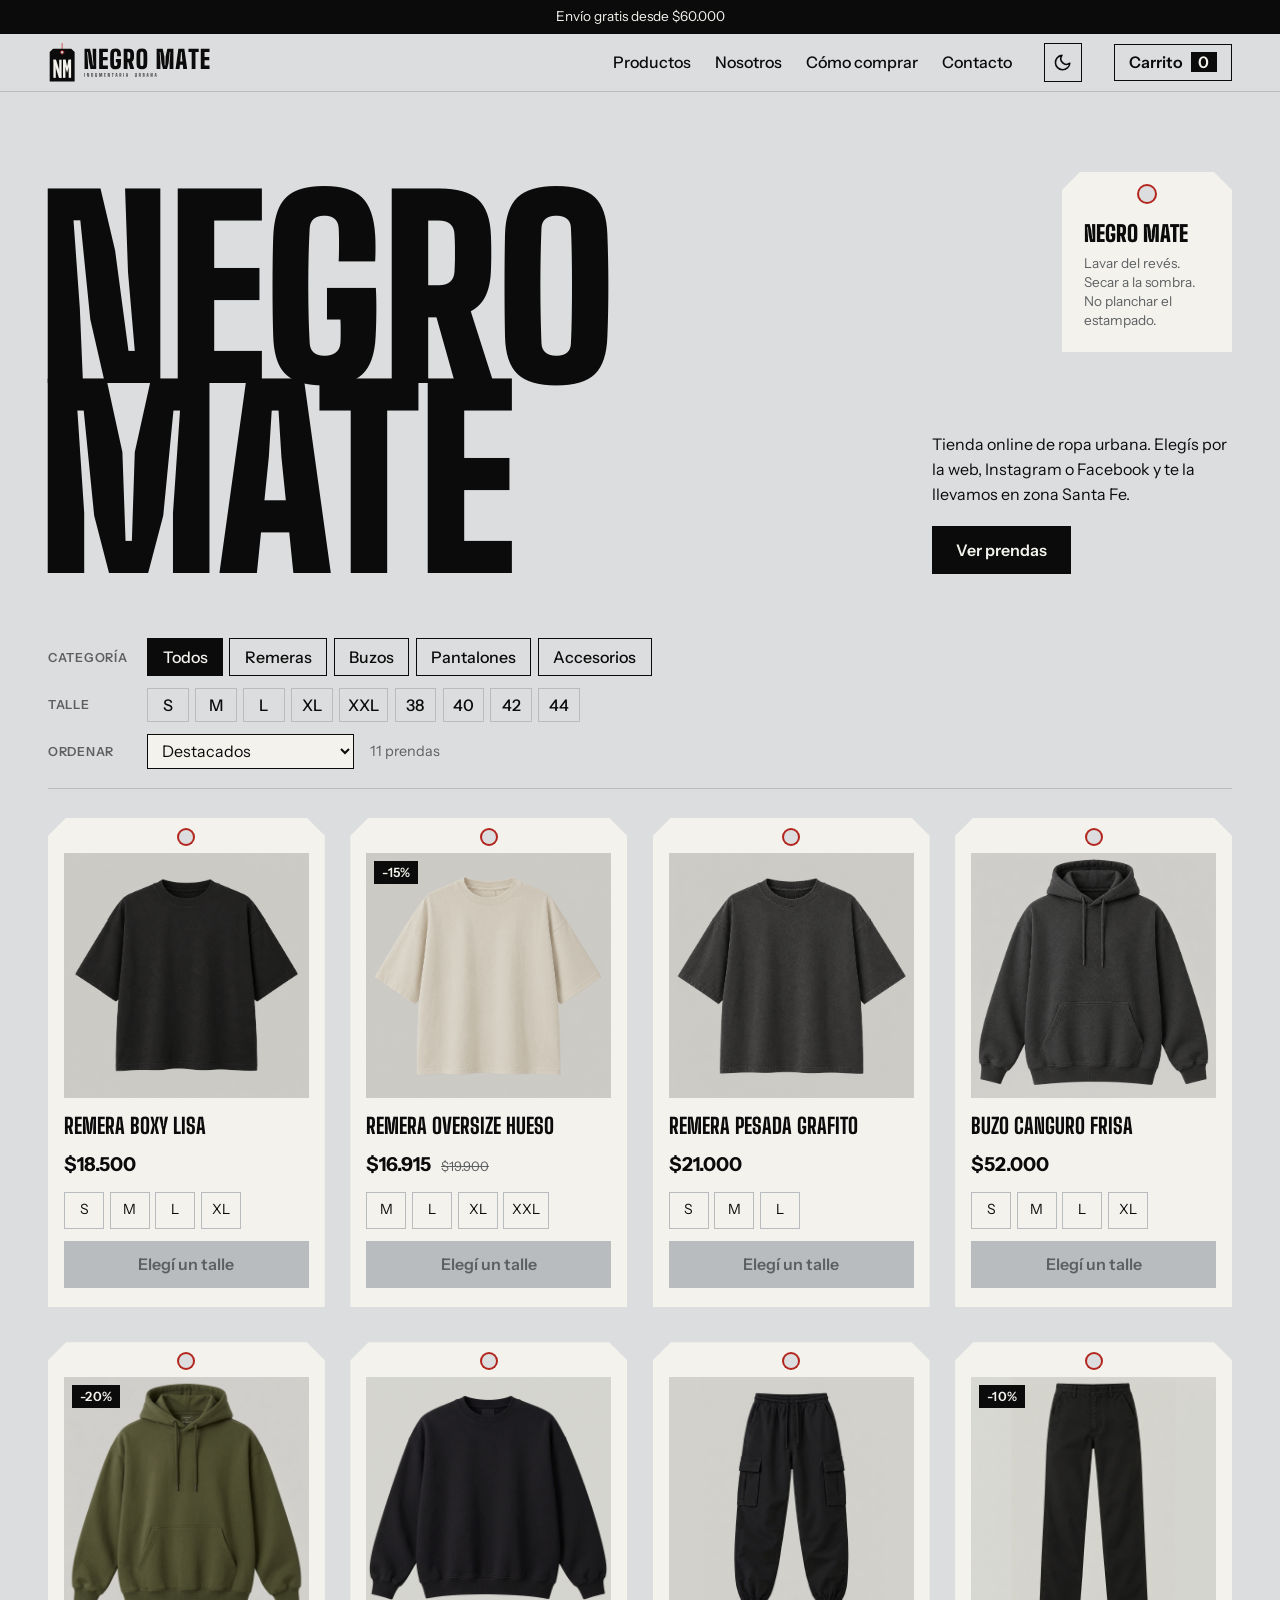
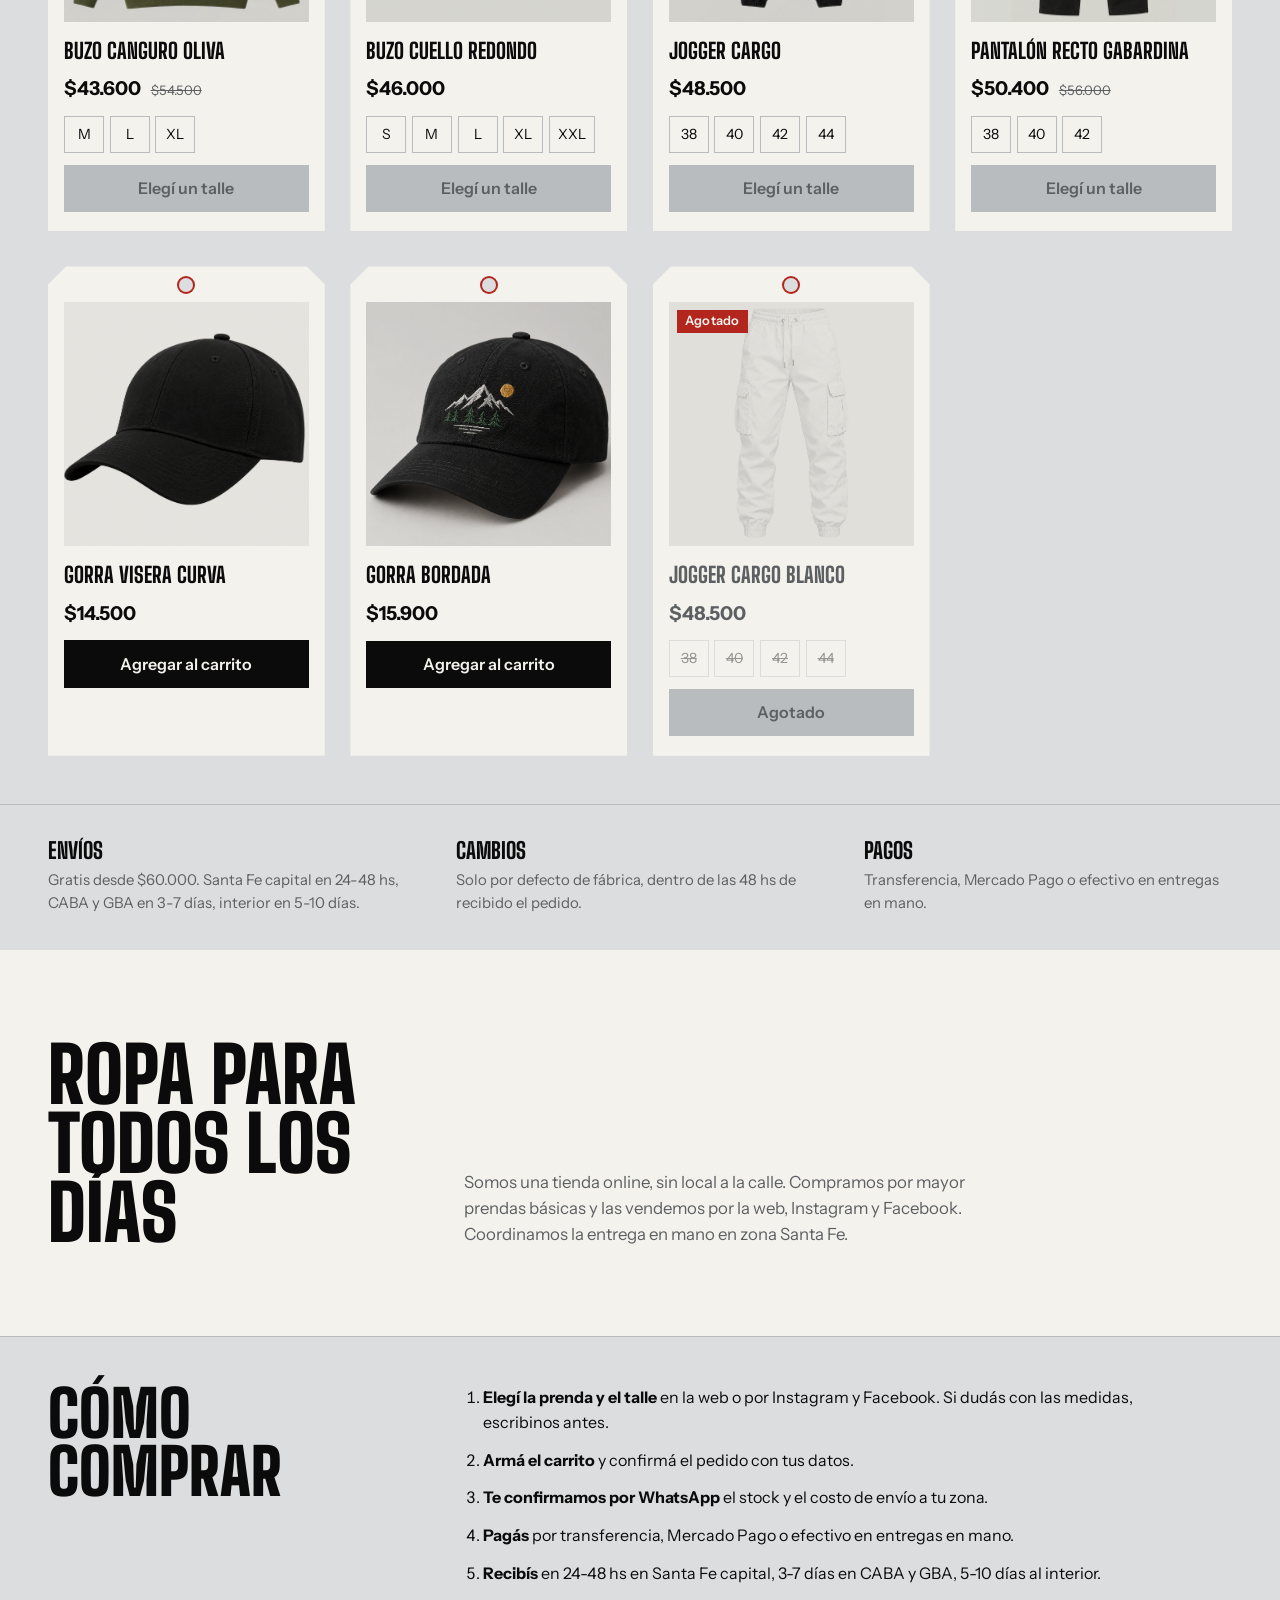
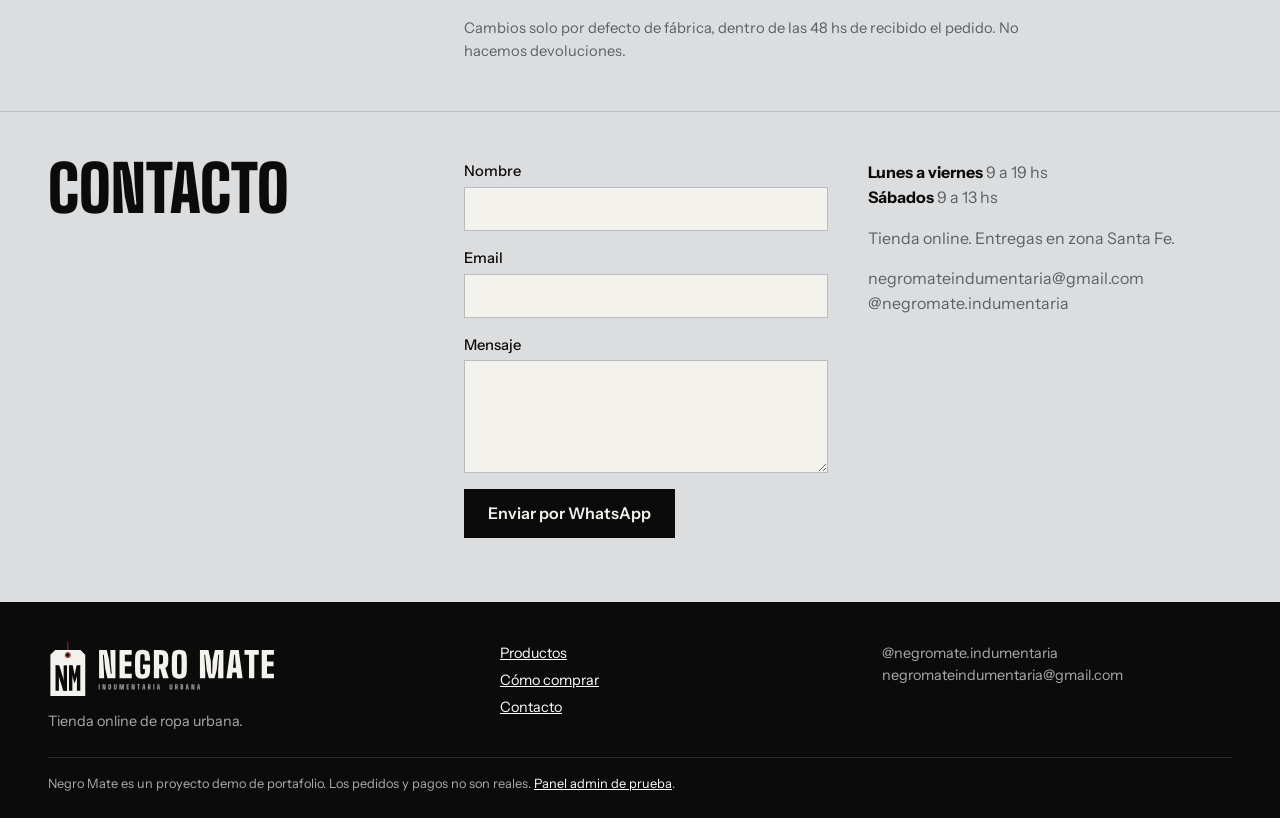
<file: index.html>
<!DOCTYPE html>
<html lang="es">
<head>
<meta charset="UTF-8">
<meta name="viewport" content="width=device-width, initial-scale=1">
<title>Negro Mate – Indumentaria urbana</title>
<meta name="description" content="Demo de tienda de ropa. Catálogo, filtros por talle, carrito y checkout.">
<link rel="preconnect" href="https://fonts.googleapis.com">
<link rel="preconnect" href="https://fonts.gstatic.com" crossorigin>
<link href="https://fonts.googleapis.com/css2?family=Big+Shoulders+Display:wght@800;900&family=Instrument+Sans:wght@400;500;600&display=swap" rel="stylesheet">
<link rel="icon" type="image/svg+xml" href="img/logo-icono.svg">
<link rel="icon" type="image/png" href="img/logoicono.png">
<script>
// aplico el tema antes de pintar para que no parpadee
(function () {
  var t = null;
  try { t = JSON.parse(localStorage.getItem('nm_theme')); } catch (e) {}
  if (!t) t = window.matchMedia('(prefers-color-scheme: dark)').matches ? 'dark' : 'light';
  document.documentElement.dataset.theme = t;
})();
</script>
<link rel="stylesheet" href="style1.css">
</head>
<body>
<svg width="0" height="0" style="position:absolute" aria-hidden="true">
  <symbol id="tee" viewBox="0 0 100 100"><path fill="currentColor" d="M32 14 18 22 8 40l14 6 6-8v50h44V38l6 8 14-6-10-18-14-8Q50 28 32 14Z"/></symbol>
  <symbol id="hoodie" viewBox="0 0 100 100"><path fill="currentColor" d="M30 14Q50 4 70 14l20 16-6 28-12-4v38H28V54l-12 4-6-28Z"/><path d="M38 14Q50 36 62 14M36 66h28v14H36z" fill="none" stroke="rgba(255,255,255,.2)" stroke-width="1.5"/></symbol>
  <symbol id="pants" viewBox="0 0 100 100"><path fill="currentColor" d="M30 8h40l5 84H54L50 38l-4 54H25Z"/></symbol>
  <symbol id="cap" viewBox="0 0 100 100"><path fill="currentColor" d="M16 66Q16 30 52 30q32 0 32 36Zm68-4q14 2 14 10H80Z"/></symbol>
</svg>

<div class="ship">Envío gratis desde $60.000</div>

<header class="top">
  <a class="brand" href="#inicio" aria-label="Negro Mate, inicio">
    <img class="lg-l" src="img/logo-negromate.svg" alt="" height="40">
    <img class="lg-d" src="img/logo-negromate-claro.svg" alt="" height="40">
    <img class="tg-l" src="img/logo-tag.svg" alt="" height="40">
    <img class="tg-d" src="img/logo-tag-claro.svg" alt="" height="40">
  </a>
  <nav>
    <a href="#productos">Productos</a>
    <a href="#nosotros">Nosotros</a>
    <a href="#como-comprar">Cómo comprar</a>
    <a href="#contacto">Contacto</a>
  </nav>
  <button class="cart-btn theme-btn" id="theme" type="button" aria-pressed="false" aria-label="Cambiar a modo oscuro" title="Cambiar a modo oscuro">
    <svg class="ic-moon" viewBox="0 0 24 24" aria-hidden="true"><path d="M21 12.79A9 9 0 1 1 11.21 3 7 7 0 0 0 21 12.79z"/></svg>
    <svg class="ic-sun" viewBox="0 0 24 24" aria-hidden="true"><circle cx="12" cy="12" r="4"/><path d="M12 2v2M12 20v2M4.93 4.93l1.41 1.41M17.66 17.66l1.41 1.41M2 12h2M20 12h2M4.93 19.07l1.41-1.41M17.66 6.34l1.41-1.41"/></svg>
  </button>
  <button class="cart-btn" id="open-cart">Carrito <b id="count">0</b></button>
</header>

<section class="hero" id="inicio">
  <h1>Negro<br>Mate</h1>
  <div class="tag hero-tag" aria-hidden="true">
    <b>Negro Mate</b>
    <span>Lavar del revés.<br>Secar a la sombra.<br>No planchar el estampado.</span>
  </div>
  <div class="hero-side">
    <p>Tienda online de ropa urbana. Elegís por la web, Instagram o Facebook y te la llevamos en zona Santa Fe.</p>
    <a class="btn" href="#productos">Ver prendas</a>
  </div>
</section>

<main id="productos">
  <div class="filters">
    <div class="frow"><span class="lbl">Categoría</span><div class="row" id="cats"></div></div>
    <div class="frow"><span class="lbl">Talle</span><div class="row" id="sizes"></div></div>
    <div class="frow">
      <span class="lbl">Ordenar</span>
      <select id="sort" aria-label="Ordenar productos">
        <option value="">Destacados</option>
        <option value="asc">Precio: menor a mayor</option>
        <option value="desc">Precio: mayor a menor</option>
      </select>
      <span class="found" id="found" role="status"></span>
      <button class="link" id="clear" hidden>Limpiar filtros</button>
    </div>
  </div>
  <div class="grid" id="grid"></div>
  <p class="empty" id="none" hidden>No hay prendas con esa combinación. Probá con otro talle o categoría.</p>
</main>

<section class="perks" aria-label="Envíos, cambios y pagos">
  <div><h3>Envíos</h3><p>Gratis desde $60.000. Santa Fe capital en 24-48 hs, CABA y GBA en 3-7 días, interior en 5-10 días.</p></div>
  <div><h3>Cambios</h3><p>Solo por defecto de fábrica, dentro de las 48 hs de recibido el pedido.</p></div>
  <div><h3>Pagos</h3><p>Transferencia, Mercado Pago o efectivo en entregas en mano.</p></div>
</section>

<section class="story" id="nosotros">
  <h2>Ropa para<br>todos los días</h2>
  <p>Somos una tienda online, sin local a la calle. Compramos por mayor prendas básicas y las vendemos por la web, Instagram y Facebook. Coordinamos la entrega en mano en zona Santa Fe.</p>
</section>

<section class="info" id="como-comprar">
  <h2>Cómo comprar</h2>
  <ol>
    <li><b>Elegí la prenda y el talle</b> en la web o por Instagram y Facebook. Si dudás con las medidas, escribinos antes.</li>
    <li><b>Armá el carrito</b> y confirmá el pedido con tus datos.</li>
    <li><b>Te confirmamos por WhatsApp</b> el stock y el costo de envío a tu zona.</li>
    <li><b>Pagás</b> por transferencia, Mercado Pago o efectivo en entregas en mano.</li>
    <li><b>Recibís</b> en 24-48 hs en Santa Fe capital, 3-7 días en CABA y GBA, 5-10 días al interior.</li>
  </ol>
  <p class="note">Cambios solo por defecto de fábrica, dentro de las 48 hs de recibido el pedido. No hacemos devoluciones.</p>
</section>

<section class="info" id="contacto">
  <h2>Contacto</h2>
  <div class="contact">
    <form id="cform">
      <label>Nombre<input name="n" required autocomplete="name"></label>
      <label>Email<input name="e" type="email" required autocomplete="email"></label>
      <label>Mensaje<textarea name="m" rows="4" required></textarea></label>
      <button class="btn" type="submit">Enviar por WhatsApp</button>
      <p class="status" id="cstatus" role="status"></p>
    </form>
    <div class="contact-data">
      <p><b>Lunes a viernes</b> 9 a 19 hs<br><b>Sábados</b> 9 a 13 hs</p>
      <p>Tienda online. Entregas en zona Santa Fe.</p>
      <p>negromateindumentaria@gmail.com<br>@negromate.indumentaria</p>
    </div>
  </div>
</section>

<footer>
  <div class="foot">
    <div><img class="flogo" src="img/logo-negromate-claro.svg" alt="Negro Mate" height="56"><p>Tienda online de ropa urbana.</p></div>
    <nav aria-label="Pie de página">
      <a href="#productos">Productos</a>
      <a href="#como-comprar">Cómo comprar</a>
      <a href="#contacto">Contacto</a>
    </nav>
    <p>@negromate.indumentaria<br>negromateindumentaria@gmail.com</p>
  </div>
  <p class="demo">Negro Mate es un proyecto demo de portafolio. Los pedidos y pagos no son reales. <a href="admin.html">Panel admin de prueba</a>.</p>
</footer>

<div class="scrim" id="scrim" hidden></div>
<aside class="drawer" id="drawer" aria-label="Carrito" aria-hidden="true">
  <div class="drawer-head"><h2>Tu carrito</h2><button class="x" id="close-cart" aria-label="Cerrar carrito">&times;</button></div>
  <div class="drawer-body" id="items"></div>
  <div class="drawer-foot" id="foot" hidden>
    <p class="free" id="free"></p>
    <p class="total"><span>Subtotal</span><b id="total"></b></p>
    <p class="free">Pagás por transferencia, Mercado Pago o efectivo en entregas en mano.</p>
    <button class="btn full" id="checkout">Finalizar compra</button>
  </div>
</aside>

<dialog id="dlg">
  <form method="dialog" class="dlg-x"><button class="x" aria-label="Cerrar">&times;</button></form>
  <div id="dlg-body"></div>
</dialog>

<script src="data1.js"></script>
<script src="app1.js"></script>
</body>
</html>
</file>
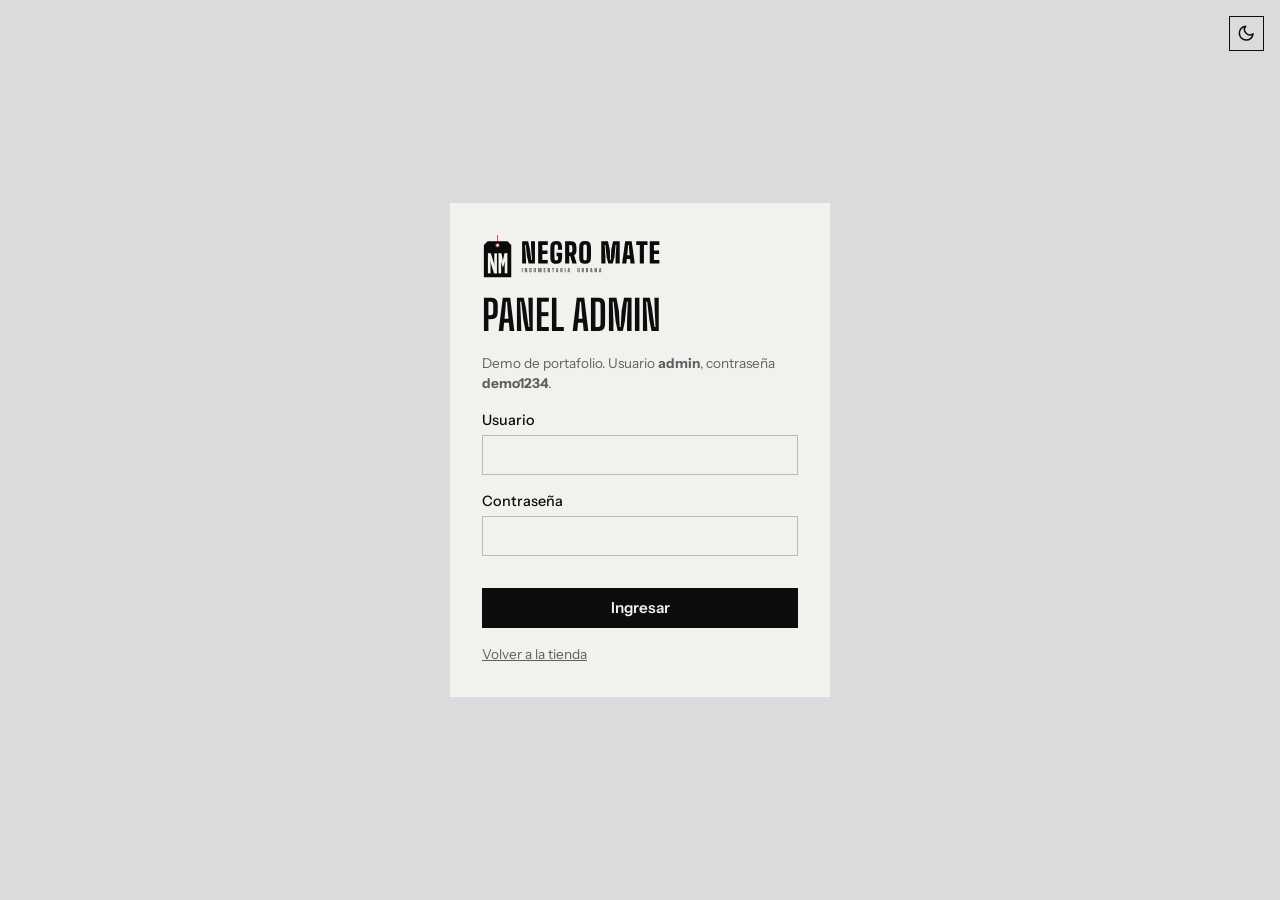
<file: admin.html>
<!DOCTYPE html>
<html lang="es">
<head>
<meta charset="UTF-8">
<meta name="viewport" content="width=device-width, initial-scale=1">
<meta name="robots" content="noindex">
<title>Panel admin – Negro Mate</title>
<link href="https://fonts.googleapis.com/css2?family=Big+Shoulders+Display:wght@800;900&family=Instrument+Sans:wght@400;500;600&display=swap" rel="stylesheet">
<link rel="icon" type="image/svg+xml" href="img/logo-icono.svg">
<link rel="icon" type="image/png" href="img/logoicono.png">
<script>
// mismo tema que la tienda, aplicado antes de pintar
(function () {
  var t = null;
  try { t = JSON.parse(localStorage.getItem('nm_theme')); } catch (e) {}
  if (!t) t = window.matchMedia('(prefers-color-scheme: dark)').matches ? 'dark' : 'light';
  document.documentElement.dataset.theme = t;
})();
</script>
<link rel="stylesheet" href="admin.css">
</head>
<body>
<section id="login">
  <form id="lf">
    <img class="login-logo lt" src="img/logo-negromate.svg" alt="Negro Mate" height="44">
    <img class="login-logo dk" src="img/logo-negromate-claro.svg" alt="Negro Mate" height="44">
    <h1>Panel admin</h1>
    <p class="hint">Demo de portafolio. Usuario <b>admin</b>, contraseña <b>demo1234</b>.</p>
    <label>Usuario<input name="u" autocomplete="username" required></label>
    <label>Contraseña<input name="p" type="password" autocomplete="current-password" required></label>
    <p class="err" id="lerr" role="alert"></p>
    <button class="btn" type="submit">Ingresar</button>
    <a href="index.html" class="hint">Volver a la tienda</a>
  </form>
  <button class="btn ghost theme-btn login-theme" type="button" aria-label="Cambiar a modo oscuro" title="Cambiar a modo oscuro">
    <svg class="ic-moon" viewBox="0 0 24 24" aria-hidden="true"><path d="M21 12.79A9 9 0 1 1 11.21 3 7 7 0 0 0 21 12.79z"/></svg>
    <svg class="ic-sun" viewBox="0 0 24 24" aria-hidden="true"><circle cx="12" cy="12" r="4"/><path d="M12 2v2M12 20v2M4.93 4.93l1.41 1.41M17.66 17.66l1.41 1.41M2 12h2M20 12h2M4.93 19.07l1.41-1.41M17.66 6.34l1.41-1.41"/></svg>
  </button>
</section>

<div id="panel" hidden>
  <header class="bar">
    <b><img class="lt" src="img/logo-tag.svg" alt="" height="34"><img class="dk" src="img/logo-tag-claro.svg" alt="" height="34">Negro Mate admin</b>
    <nav class="tabs" id="tabs">
      <button data-t="orders" class="on">Pedidos</button>
      <button data-t="products">Productos</button>
      <button data-t="stock">Stock</button>
    </nav>
    <div class="out"><a href="index.html">Ver tienda</a>
      <button class="btn ghost theme-btn" type="button" aria-label="Cambiar a modo oscuro" title="Cambiar a modo oscuro">
        <svg class="ic-moon" viewBox="0 0 24 24" aria-hidden="true"><path d="M21 12.79A9 9 0 1 1 11.21 3 7 7 0 0 0 21 12.79z"/></svg>
        <svg class="ic-sun" viewBox="0 0 24 24" aria-hidden="true"><circle cx="12" cy="12" r="4"/><path d="M12 2v2M12 20v2M4.93 4.93l1.41 1.41M17.66 17.66l1.41 1.41M2 12h2M20 12h2M4.93 19.07l1.41-1.41M17.66 6.34l1.41-1.41"/></svg>
      </button>
      <button class="btn ghost sm" id="logout">Salir</button></div>
  </header>
  <main id="view"></main>
</div>

<dialog id="dlg"><div id="dbody"></div></dialog>
<script src="data1.js"></script>
<script src="admin.js"></script>
</body>
</html>
</file>
<file: style1.css>
:root{--pic:#e6e5e0;--bg:#dcddde;--ink:#0b0b0b;--paper:#f4f2ed;--mut:#5d6063;--line:#b9bcbe;--red:#b3261e;--f:'Instrument Sans',system-ui,sans-serif;--d:'Big Shoulders Display','Arial Narrow',Impact,sans-serif}
*{box-sizing:border-box;margin:0}
html{scroll-behavior:smooth;scroll-padding-top:60px}
body{background:var(--bg);color:var(--ink);font:400 1rem/1.55 var(--f)}
a{color:inherit}
button,input,textarea,select{font:inherit;color:inherit}
:focus-visible{outline:2px solid var(--red);outline-offset:2px}
.ship{background:var(--ink);color:var(--paper);text-align:center;font-size:.85rem;padding:.4rem 1rem}
.top{position:sticky;top:0;z-index:5;display:flex;align-items:center;gap:2rem;padding:.55rem clamp(1rem,4vw,3rem);background:var(--bg);border-bottom:1px solid var(--line)}
.brand{display:inline-flex;align-items:center;gap:.7rem;font:900 1.5rem/1 var(--d);text-decoration:none;letter-spacing:.02em;text-transform:uppercase}
.brand img{display:none;width:auto;height:40px}
.brand .lg-l{display:block}
.top nav{display:flex;gap:1.5rem;margin-left:auto}
.top nav a{text-decoration:none;font-weight:500}
.top nav a:hover{text-decoration:underline;text-underline-offset:4px}
.cart-btn{background:none;border:1.5px solid var(--ink);padding:.3rem .9rem;cursor:pointer;font-weight:600}
.cart-btn b{background:var(--ink);color:var(--paper);padding:0 .45rem;margin-left:.3rem;font-weight:600}
.btn{display:inline-block;background:var(--ink);color:var(--paper);border:0;padding:.75rem 1.5rem;font-weight:600;text-decoration:none;cursor:pointer}
.btn:hover{background:#2b2d2f}.btn:disabled{background:var(--line);color:var(--mut);cursor:not-allowed}
.btn.full{width:100%}
.link{background:none;border:0;text-decoration:underline;text-underline-offset:3px;cursor:pointer;color:var(--mut)}
.x{background:none;border:0;font-size:1.8rem;line-height:1;cursor:pointer;padding:.2rem .5rem}

/* hero */
.hero{position:relative;display:grid;grid-template-columns:1fr minmax(220px,300px);grid-template-rows:auto 1fr;gap:1.5rem 2rem;padding:5rem clamp(1rem,4vw,3rem) 2.5rem;overflow:hidden;min-height:58vh}
.hero h1{grid-column:1;grid-row:1/3;align-self:end;font:900 clamp(5rem,19vw,17rem)/.78 var(--d);text-transform:uppercase;letter-spacing:-.01em;margin-left:-.04em}
.hero-side{grid-column:2;grid-row:2;align-self:end;display:grid;gap:1.2rem;justify-items:start}
.hero-side p{max-width:30ch}
.tag{position:relative;background:var(--paper);padding:3.2rem 1.4rem 1.4rem;clip-path:polygon(18px 0,calc(100% - 18px) 0,100% 18px,100% 100%,0 100%,0 18px)}
.tag::before{content:"";position:absolute;top:14px;left:50%;width:16px;height:16px;margin-left:-8px;border-radius:50%;background:var(--bg);box-shadow:0 0 0 2px var(--red)}
.hero-tag{grid-column:2;grid-row:1;justify-self:end;width:170px;transform-origin:50% -60px;animation:sway 3.2s cubic-bezier(.3,.6,.4,1) 1 .3s both;font-size:.85rem}
.hero-tag::after{content:"";position:absolute;left:50%;bottom:100%;width:2px;height:60px;background:var(--red)}
.hero-tag b{display:block;font:900 1.4rem/1 var(--d);text-transform:uppercase;margin-bottom:.5rem}
.hero-tag span{color:var(--mut);line-height:1.4;display:block}
@keyframes sway{0%{transform:rotate(14deg)}25%{transform:rotate(-9deg)}50%{transform:rotate(5deg)}75%{transform:rotate(-2deg)}100%{transform:rotate(0)}}

main{padding:1.5rem clamp(1rem,4vw,3rem) 3rem}
.filters{display:grid;gap:.7rem;margin-bottom:1.8rem;justify-items:start;padding-bottom:1.2rem;border-bottom:1px solid var(--line);width:100%}
.frow{display:flex;align-items:center;gap:1rem;flex-wrap:wrap}
.lbl{width:5.2rem;font-size:.78rem;font-weight:600;letter-spacing:.06em;text-transform:uppercase;color:var(--mut)}
.found{color:var(--mut);font-size:.9rem}
.row{display:flex;flex-wrap:wrap;gap:.4rem}
.chip{background:none;border:1.5px solid var(--ink);padding:.35rem .9rem;cursor:pointer;font-weight:500}
.chip.on{background:var(--ink);color:var(--paper)}
.chip.sm{min-width:2.6rem;padding:.25rem .5rem;border-color:var(--line);text-align:center}
.chip.sm.on{border-color:var(--ink)}
select{background:var(--paper);border:1.5px solid var(--ink);padding:.35rem .6rem;border-radius:0;cursor:pointer}
.grid{display:grid;grid-template-columns:repeat(auto-fill,minmax(240px,1fr));gap:2.2rem 1.6rem}
.card{background:var(--paper);display:flex;flex-direction:column;position:relative;padding-top:2.2rem;clip-path:polygon(18px 0,calc(100% - 18px) 0,100% 18px,100% 100%,0 100%,0 18px)}
.card::before{content:"";position:absolute;top:12px;left:50%;width:14px;height:14px;margin-left:-7px;border-radius:50%;background:var(--bg);box-shadow:0 0 0 2px var(--red)}
.pic{aspect-ratio:1;margin:0 1rem;background:var(--pic);display:grid;place-items:center;position:relative;overflow:hidden}
.pic svg{width:72%;height:72%}
.pic img{width:100%;height:100%;object-fit:cover;mix-blend-mode:multiply;transition:transform .35s ease}
.card:hover .pic img{transform:scale(1.03)}
.pic .alt{position:absolute;inset:0;opacity:0;transition:opacity .25s ease}
.card:hover .pic .alt{opacity:1}
.off{position:absolute;top:.5rem;left:.5rem;background:var(--ink);color:var(--paper);font-size:.8rem;font-weight:600;padding:.1rem .5rem;letter-spacing:.02em;z-index:1}
.card.sold .pic img{opacity:.5;filter:grayscale(1)}
.card.sold .meta h3,.card.sold .price{color:var(--mut)}
.sold-tag{background:var(--red)}
.meta{padding:1.1rem 1rem 1.2rem;display:grid;gap:.75rem;flex:1;align-content:start}
.meta h3{font:800 1.35rem/1.05 var(--d);text-transform:uppercase}
.price{display:flex;gap:.6rem;align-items:baseline;font-weight:700;font-size:1.2rem}
.price s{color:var(--mut);font-weight:400;font-size:.82rem}
.sz{display:flex;flex-wrap:wrap;gap:.35rem}
.sz button{min-width:2.5rem;min-height:2.3rem;background:none;border:1px solid var(--line);padding:.15rem .5rem;cursor:pointer;font-size:.88rem}
.sz button:hover{border-color:var(--ink)}
.sz button:disabled{opacity:.4;text-decoration:line-through;cursor:not-allowed}
.sz button.on{background:var(--ink);color:var(--paper);border-color:var(--ink);font-weight:600}
.meta .btn{margin-top:auto;padding:.7rem}
.empty{padding:3rem 0;color:var(--mut)}

.perks{display:grid;grid-template-columns:repeat(3,1fr);gap:1.5rem 2.5rem;padding:2.2rem clamp(1rem,4vw,3rem);border-top:1px solid var(--line)}
.perks h3{font:800 1.4rem/1 var(--d);text-transform:uppercase;margin-bottom:.4rem}
.perks p{color:var(--mut);font-size:.93rem;max-width:36ch}

.story{background:var(--paper);padding:clamp(3rem,7vw,6rem) clamp(1rem,4vw,3rem);display:grid;grid-template-columns:minmax(180px,1fr) 2fr;gap:2rem;align-items:end}
.story h2{font:900 clamp(2.6rem,6vw,5.2rem)/.9 var(--d);text-transform:uppercase}
.story p{max-width:46ch;color:var(--mut);font-size:1.05rem}

.info{padding:3rem clamp(1rem,4vw,3rem);border-top:1px solid var(--line);display:grid;grid-template-columns:minmax(180px,1fr) 2fr;gap:2rem}
.info h2{font:900 clamp(2.4rem,5vw,4rem)/.9 var(--d);text-transform:uppercase}
.info ol{padding-left:1.2rem;max-width:62ch;display:grid;gap:.8rem}
.note{grid-column:2;color:var(--mut);max-width:62ch;font-size:.92rem}
.contact{display:grid;grid-template-columns:1fr 1fr;gap:2.5rem;max-width:820px}
.contact form{display:grid;gap:1rem;justify-items:start}
.contact label{display:grid;gap:.25rem;width:100%;font-weight:500;font-size:.92rem}
input,textarea{background:var(--paper);border:1.5px solid var(--line);padding:.6rem .7rem;width:100%;border-radius:0}
input:focus,textarea:focus{border-color:var(--ink)}
.contact-data{display:grid;gap:1rem;align-content:start;color:var(--mut)}
.contact-data b{color:var(--ink)}
.status{font-size:.9rem;color:var(--mut)}

footer{padding:2.5rem clamp(1rem,4vw,3rem) 1.5rem;background:var(--ink);color:#a9acae;font-size:.9rem}
footer a{color:#fff}
.foot{display:grid;grid-template-columns:1.2fr 1fr 1fr;gap:2rem;padding-bottom:1.5rem;border-bottom:1px solid #2b2d2f}
.flogo{display:block;width:auto;height:56px;margin-bottom:.8rem}
.foot nav{display:grid;gap:.3rem;align-content:start}
.demo{font-size:.8rem;padding-top:1rem}

.scrim{position:fixed;inset:0;background:rgba(13,13,14,.5);z-index:8}
.drawer{position:fixed;top:0;right:0;bottom:0;width:min(420px,100%);background:var(--paper);z-index:9;display:flex;flex-direction:column;transform:translateX(100%);transition:transform .25s ease;visibility:hidden}
.drawer.open{transform:none;visibility:visible}
.drawer-head{display:flex;justify-content:space-between;align-items:center;padding:1rem 1.2rem;border-bottom:1px solid var(--line)}
.drawer-head h2{font:900 1.8rem/1 var(--d);text-transform:uppercase}
.drawer-body{flex:1;overflow:auto;padding:1rem 1.2rem}
.drawer-body .empty{padding:1rem 0}
.line{display:grid;grid-template-columns:64px 1fr auto;gap:.8rem;padding:.8rem 0;border-bottom:1px solid var(--line);align-items:start}
.line .th{width:64px;height:64px;background:var(--pic);display:grid;place-items:center;overflow:hidden}
.line .th svg{width:80%;height:80%}
.line .th img{width:100%;height:100%;object-fit:cover;mix-blend-mode:multiply}
.line h4{font-weight:600;line-height:1.25}
.line small{color:var(--mut);display:block}
.qty{display:inline-flex;align-items:center;margin-top:.4rem;border:1px solid var(--line)}
.qty button{background:none;border:0;width:2.2rem;height:2.2rem;cursor:pointer}
.qty span{min-width:1.6rem;text-align:center}
.line .rm{font-size:.85rem}
.drawer-foot{padding:1rem 1.2rem;border-top:1px solid var(--line);display:grid;gap:.7rem}
.free{font-size:.88rem;color:var(--mut)}
.total{display:flex;justify-content:space-between;font-size:1.2rem}

dialog{border:0;background:var(--paper);padding:2rem;width:min(480px,calc(100% - 2rem));max-height:90vh;overflow:auto;margin:auto}
dialog::backdrop{background:rgba(13,13,14,.55)}
.dlg-x{position:absolute;top:.5rem;right:.5rem}
dialog h2{font:900 2rem/1 var(--d);text-transform:uppercase;margin-bottom:1rem}
dialog form.f{display:grid;gap:.9rem}
.sum{border-top:1px solid var(--line);padding-top:.8rem;display:grid;gap:.3rem;font-size:.92rem}
.sum div{display:flex;justify-content:space-between;gap:1rem}
.sum .t{font-weight:600;font-size:1.05rem;border-top:1px solid var(--line);padding-top:.4rem;margin-top:.3rem}
dialog p{margin-bottom:.8rem}
.stack{display:flex;flex-wrap:wrap;gap:.4rem;margin:.5rem 0 1.2rem}
.stack span{border:1px solid var(--line);padding:.1rem .6rem;font-size:.85rem}

@media(max-width:760px){
 .top{gap:.8rem;flex-wrap:wrap}.top nav{order:3;width:100%;margin:0;gap:1rem;font-size:.92rem;flex-wrap:wrap}.theme-btn{margin-left:auto}.cart-btn:not(.theme-btn){margin-left:0}
 .hero{grid-template-columns:1fr auto;grid-template-rows:auto auto;gap:1.5rem 1rem;min-height:0;padding-top:4.8rem;padding-bottom:2rem}
 .hero h1{grid-column:1;grid-row:1;align-self:end}
 .hero-tag{grid-column:2;grid-row:1;align-self:start;justify-self:end;width:118px;padding:2.6rem .9rem 1rem;font-size:.72rem}
 .hero-tag b{font-size:1.15rem}
 .hero-side{grid-column:1/3;grid-row:2}
 .hero-side p{max-width:34ch}
 .info,.story{grid-template-columns:1fr;gap:1rem}.note{grid-column:1}.contact{grid-template-columns:1fr}
 .perks{grid-template-columns:1fr}
 .foot{grid-template-columns:1fr}
 .lbl{width:100%}
}
@media(max-width:520px){
 .grid{grid-template-columns:repeat(2,1fr);gap:1.4rem .8rem}
 .pic{margin:0 .6rem}
 .meta{padding:.8rem .6rem 1rem}
 .meta h3{font-size:1.05rem}
 .price{font-size:1.05rem;flex-wrap:wrap;gap:.3rem .5rem}
 .sz button{min-width:2.4rem}
}
@media(prefers-reduced-motion:reduce){.hero-tag{animation:none}.drawer{transition:none}.pic img,.pic .alt{transition:none}html{scroll-behavior:auto}}

/* modo oscuro */
:root[data-theme=dark]{color-scheme:dark;--pic:#d6d5d0;--bg:#121314;--ink:#ecebe6;--paper:#1c1e20;--mut:#9a9da0;--line:#35383b;--red:#e5534b}
[data-theme=dark] .btn:hover{background:#cfcdc8}
[data-theme=dark] .sold-tag{color:#fff}
[data-theme=dark] footer{background:#0a0a0b;color:#a9acae}
[data-theme=dark] .brand .lg-l{display:none}
[data-theme=dark] .brand .lg-d{display:block}
/* botón de tema: luna en modo claro, sol en modo oscuro */
.theme-btn{display:grid;place-items:center;width:2.4rem;height:2.4rem;padding:0}
.theme-btn svg{width:1.2rem;height:1.2rem;fill:none;stroke:currentColor;stroke-width:2;stroke-linecap:round;stroke-linejoin:round}
.theme-btn .ic-sun{display:none}
[data-theme=dark] .theme-btn .ic-sun{display:block}
[data-theme=dark] .theme-btn .ic-moon{display:none}
.theme-btn:hover{background:var(--ink);color:var(--bg)}

/* en pantallas chicas va solo la etiqueta */
@media(max-width:520px){
 .brand .lg-l,.brand .lg-d,[data-theme=dark] .brand .lg-l,[data-theme=dark] .brand .lg-d{display:none}
 .brand .tg-l{display:block}
 [data-theme=dark] .brand .tg-l{display:none}
 [data-theme=dark] .brand .tg-d{display:block}
}
</file>
<file: admin.css>
:root{--bg:#d9dbdc;--ink:#0d0d0e;--paper:#f2f1ed;--mut:#5d6063;--line:#b9bcbe;--red:#b3261e;--ok:#2d6a3e;--f:'Instrument Sans',system-ui,sans-serif;--d:'Big Shoulders Display','Arial Narrow',Impact,sans-serif}
*{box-sizing:border-box;margin:0}
body{background:var(--bg);color:var(--ink);font:400 .95rem/1.5 var(--f)}
button,input,select,textarea{font:inherit;color:inherit}
:focus-visible{outline:2px solid var(--red);outline-offset:2px}
[hidden]{display:none!important}
.btn{background:var(--ink);color:var(--paper);border:0;padding:.55rem 1.1rem;font-weight:600;cursor:pointer}
.btn:hover{background:#2b2d2f}.btn.ghost{background:none;color:var(--ink);border:1.5px solid var(--ink)}
.btn.sm{padding:.2rem .6rem;font-size:.85rem}.btn.del{background:none;color:var(--red);border:1.5px solid var(--red)}
input,select,textarea{background:var(--paper);border:1.5px solid var(--line);padding:.5rem .6rem;width:100%;border-radius:0}
input:focus,select:focus,textarea:focus{border-color:var(--ink)}
label{display:grid;gap:.25rem;font-weight:500;font-size:.9rem}
h1,h2{font-family:var(--d);text-transform:uppercase;line-height:1}
#login{min-height:100vh;display:grid;place-items:center;padding:1rem}
#login form{background:var(--paper);padding:2rem;width:min(380px,100%);display:grid;gap:1rem}
#login h1{font-size:2.6rem}.hint{color:var(--mut);font-size:.85rem}.err{color:var(--red);font-weight:500}
.bar{display:flex;align-items:center;gap:1.5rem;padding:.8rem clamp(1rem,3vw,2.5rem);border-bottom:1px solid var(--line);position:sticky;top:0;background:var(--bg);z-index:2;flex-wrap:wrap}
.bar b{display:flex;align-items:center;gap:.6rem;font:900 1.4rem/1 var(--d);text-transform:uppercase}
.bar b img{display:block;width:auto}
.login-logo{display:block;width:auto;max-width:100%}
.tabs{display:flex;gap:.3rem}.tabs button{background:none;border:0;padding:.35rem .8rem;cursor:pointer;font-weight:500}
.tabs button.on{background:var(--ink);color:var(--paper)}
.bar .out{margin-left:auto;display:flex;gap:1rem;align-items:center}.bar a{color:inherit}
main{padding:1.5rem clamp(1rem,3vw,2.5rem) 3rem;display:grid;gap:1.2rem}
.head{display:flex;justify-content:space-between;align-items:end;gap:1rem;flex-wrap:wrap}.head h2{font-size:2.4rem}
.stats{display:grid;grid-template-columns:repeat(auto-fit,minmax(150px,1fr));gap:.8rem}
.stat{background:var(--paper);padding:.8rem 1rem}.stat b{display:block;font:900 1.9rem/1.1 var(--d)}.stat span{color:var(--mut);font-size:.85rem}
.tools{display:flex;gap:.6rem;flex-wrap:wrap}.tools input{max-width:260px}.tools select{width:auto}
.tw{overflow-x:auto;background:var(--paper)}
table{width:100%;border-collapse:collapse;min-width:640px}
th,td{padding:.6rem .8rem;text-align:left;border-bottom:1px solid var(--line);vertical-align:middle}
th{font-weight:600;color:var(--mut);font-size:.85rem}
td.r,th.r{text-align:right}td .btn+.btn{margin-left:.3rem}
.bd{display:inline-block;padding:.1rem .55rem;font-size:.8rem;font-weight:600;border:1.5px solid currentColor}
.s-pending{color:#8a6100}.s-confirmed,.s-processing{color:#14507a}.s-shipped{color:#4b3a8f}.s-delivered,.s-paid,.s-ok{color:var(--ok)}.s-cancelled,.s-failed,.s-out{color:var(--red)}.s-refunded{color:var(--mut)}.s-low{color:#a84e00}
.dot{display:inline-block;width:1.4rem;height:1.4rem;border:1px solid var(--line);vertical-align:middle}
td input[type=number]{width:4.2rem;padding:.25rem .4rem}
.sz-cell{display:flex;gap:.6rem;flex-wrap:wrap}.sz-cell label{font-size:.78rem;font-weight:600;color:var(--mut);gap:.1rem}
dialog{border:0;background:var(--paper);padding:1.6rem;width:min(560px,calc(100% - 2rem));max-height:92vh;overflow:auto;margin:auto}
dialog::backdrop{background:rgba(13,13,14,.55)}
dialog h2{font-size:2rem;margin-bottom:1rem}
.fg{display:grid;gap:.8rem}.two{display:grid;grid-template-columns:1fr 1fr;gap:.8rem}
.lines{border-top:1px solid var(--line);margin:.2rem 0 .4rem}.lines div{display:flex;justify-content:space-between;gap:1rem;padding:.35rem 0;border-bottom:1px solid var(--line)}
.acts{display:flex;gap:.6rem;justify-content:flex-end;margin-top:.5rem}
.toast{position:fixed;left:50%;bottom:1.2rem;transform:translateX(-50%);background:var(--ink);color:var(--paper);padding:.6rem 1.2rem;z-index:20}
.empty{padding:1.5rem;color:var(--mut)}

/* modo oscuro */
:root[data-theme=dark]{color-scheme:dark;--bg:#121314;--ink:#ecebe6;--paper:#1c1e20;--mut:#9a9da0;--line:#35383b;--red:#e5534b;--ok:#5fb877}
[data-theme=dark] .btn:hover{background:#cfcdc8}
[data-theme=dark] .s-pending{color:#e0b04a}
[data-theme=dark] .s-confirmed,[data-theme=dark] .s-processing{color:#6db3e8}
[data-theme=dark] .s-shipped{color:#a99af0}
[data-theme=dark] .s-low{color:#f0a05a}

/* logos claro/oscuro */
.bar b img.dk,.login-logo.dk{display:none}
[data-theme=dark] .bar b img.lt,[data-theme=dark] .login-logo.lt{display:none}
[data-theme=dark] .bar b img.dk,[data-theme=dark] .login-logo.dk{display:block}

/* botón de tema: luna en claro, sol en oscuro */
.btn.theme-btn{display:grid;place-items:center;width:2.2rem;height:2.2rem;padding:0}
.btn.ghost.theme-btn:hover{background:var(--ink);color:var(--bg)}
.theme-btn svg{width:1.15rem;height:1.15rem;fill:none;stroke:currentColor;stroke-width:2;stroke-linecap:round;stroke-linejoin:round}
.theme-btn .ic-sun{display:none}
[data-theme=dark] .theme-btn .ic-sun{display:block}
[data-theme=dark] .theme-btn .ic-moon{display:none}
#login{position:relative}
.login-theme{position:absolute;top:1rem;right:1rem}
@media(max-width:600px){.two{grid-template-columns:1fr}}
</file>
